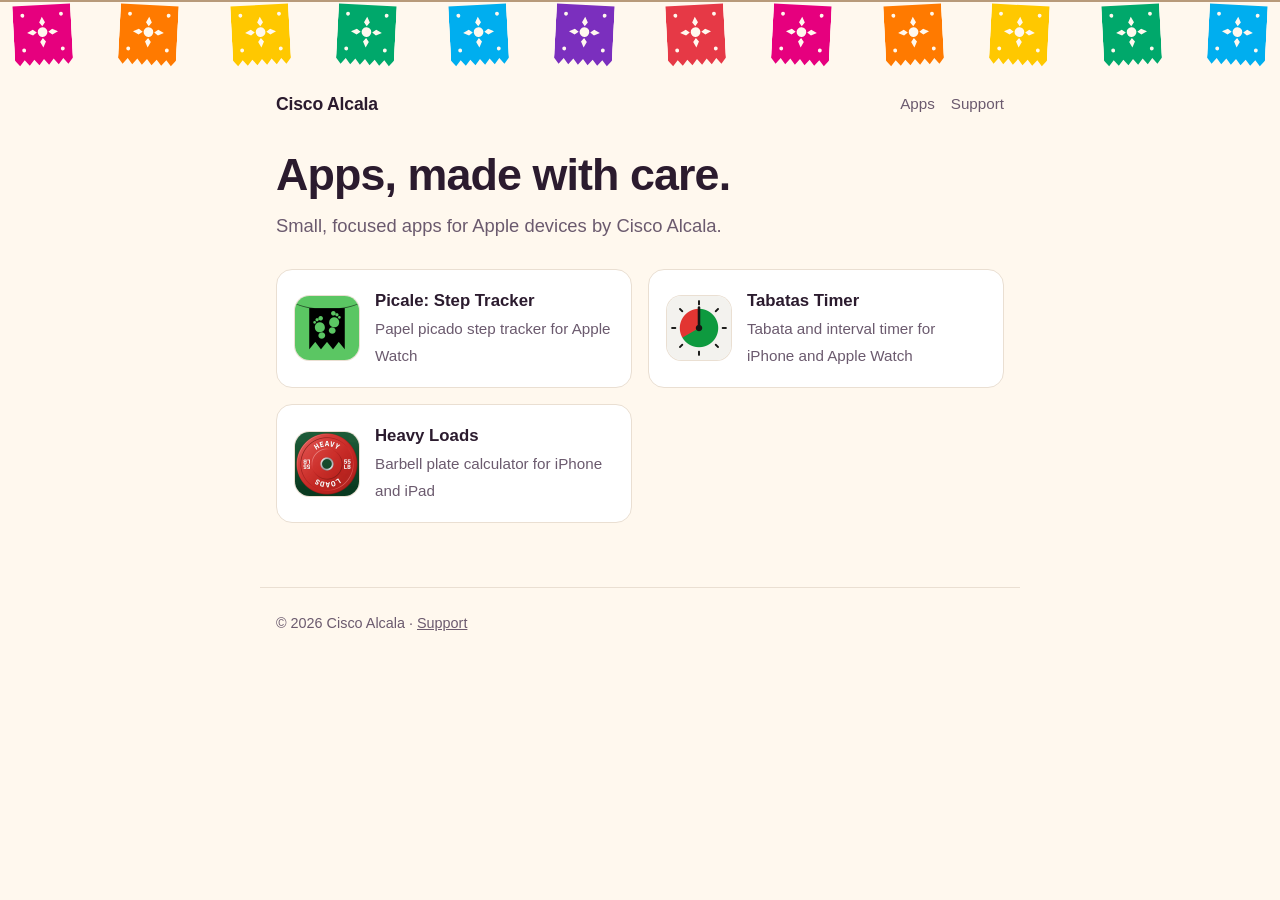
<file: index.html>
<!DOCTYPE html>
<html lang="en">
<head>
<meta charset="utf-8">
<meta name="viewport" content="width=device-width, initial-scale=1">
<title>Cisco Alcala — Apps</title>
<meta name="description" content="Apps by Cisco Alcala.">
<link rel="stylesheet" href="/styles.css?v=5">
</head>
<body>
<svg style="display:none" aria-hidden="true"><symbol id="flag" viewBox="0 0 60 64"><path fill-rule="evenodd" d="M0 0H60V56l-5 6-5-6-5 6-5-6-5 6-5-6-5 6-5-6-5 6-5-6-5 6-5-6ZM25 28a5 5 0 1 0 10 0a5 5 0 1 0-10 0ZM30 12l3 6-3 4-3-4Z M30 44l3-6-3-4-3 4Z M14 28l6-3 4 3-4 3Z M46 28l-6-3-4 3 4 3ZM8 10a2 2 0 1 0 4 0a2 2 0 1 0-4 0Z M48 10a2 2 0 1 0 4 0a2 2 0 1 0-4 0ZM8 46a2 2 0 1 0 4 0a2 2 0 1 0-4 0Z M48 46a2 2 0 1 0 4 0a2 2 0 1 0-4 0Z"/></symbol></svg>
<div class="banner" aria-hidden="true"><svg fill="#E6007E"><use href="#flag"/></svg><svg fill="#FF7A00"><use href="#flag"/></svg><svg fill="#FFC800"><use href="#flag"/></svg><svg fill="#00A86B"><use href="#flag"/></svg><svg fill="#00AEEF"><use href="#flag"/></svg><svg fill="#7B2FBE"><use href="#flag"/></svg><svg fill="#E63946"><use href="#flag"/></svg><svg fill="#E6007E"><use href="#flag"/></svg><svg fill="#FF7A00"><use href="#flag"/></svg><svg fill="#FFC800"><use href="#flag"/></svg><svg fill="#00A86B"><use href="#flag"/></svg><svg fill="#00AEEF"><use href="#flag"/></svg></div>
<header class="site">
  <a class="home" href="/">Cisco Alcala</a>
  <nav><a href="/">Apps</a><a href="/support/">Support</a></nav>
</header>
<main>

<h1>Apps, made with care.</h1>
<p class="lead">Small, focused apps for Apple devices by Cisco Alcala.</p>
<div class="apps">
  <a class="card" href="/picale/">
    <div class="icon app"><img src="/picale/icon.png" alt="" width="64" height="64"></div>
    <div><strong>Picale: Step Tracker</strong><span>Papel picado step tracker for Apple Watch</span></div>
  </a>
  <a class="card" href="/tabatas-timer/">
    <div class="icon app"><img src="/tabatas-timer/icon.png" alt="" width="64" height="64"></div>
    <div><strong>Tabatas Timer</strong><span>Tabata and interval timer for iPhone and Apple Watch</span></div>
  </a>
  <a class="card" href="/heavy-loads/">
    <div class="icon app"><img src="/heavy-loads/icon.png" alt="" width="64" height="64"></div>
    <div><strong>Heavy Loads</strong><span>Barbell plate calculator for iPhone and iPad</span></div>
  </a>
</div>
</main>
<footer>
  &copy; 2026 Cisco Alcala &middot; <a href="/support/">Support</a>
</footer>
</body>
</html>
</file>
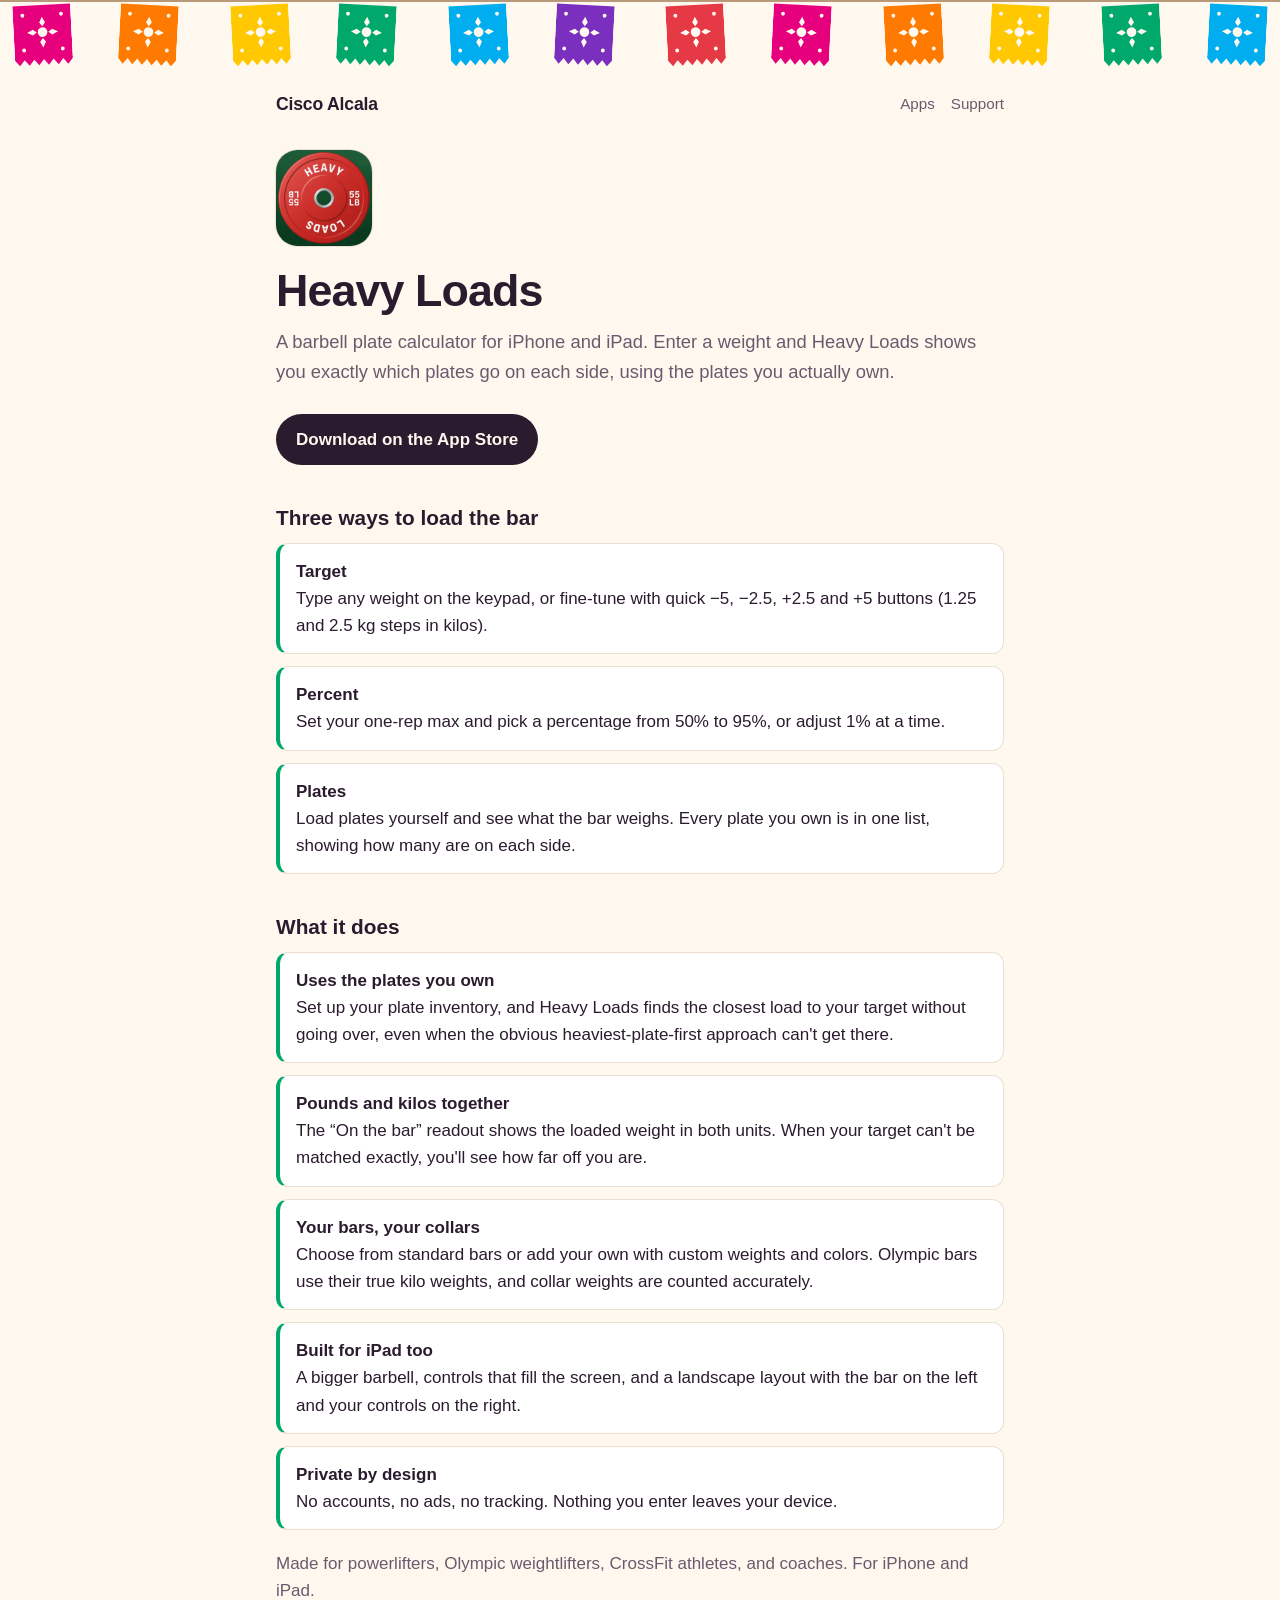
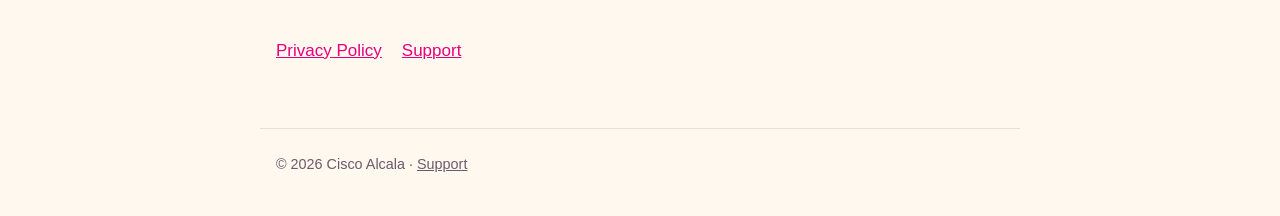
<file: heavy-loads/index.html>
<!DOCTYPE html>
<html lang="en">
<head>
<meta charset="utf-8">
<meta name="viewport" content="width=device-width, initial-scale=1">
<title>Heavy Loads: Barbell Plate Calculator for iPhone and iPad</title>
<meta name="description" content="Heavy Loads tells you exactly which plates to put on the bar, using the plates you own.">
<link rel="icon" type="image/png" href="/heavy-loads/favicon.png">
<link rel="apple-touch-icon" href="/heavy-loads/apple-touch-icon.png">
<link rel="stylesheet" href="/styles.css?v=5">
</head>
<body>
<svg style="display:none" aria-hidden="true"><symbol id="flag" viewBox="0 0 60 64"><path fill-rule="evenodd" d="M0 0H60V56l-5 6-5-6-5 6-5-6-5 6-5-6-5 6-5-6-5 6-5-6-5 6-5-6ZM25 28a5 5 0 1 0 10 0a5 5 0 1 0-10 0ZM30 12l3 6-3 4-3-4Z M30 44l3-6-3-4-3 4Z M14 28l6-3 4 3-4 3Z M46 28l-6-3-4 3 4 3ZM8 10a2 2 0 1 0 4 0a2 2 0 1 0-4 0Z M48 10a2 2 0 1 0 4 0a2 2 0 1 0-4 0ZM8 46a2 2 0 1 0 4 0a2 2 0 1 0-4 0Z M48 46a2 2 0 1 0 4 0a2 2 0 1 0-4 0Z"/></symbol></svg>
<div class="banner" aria-hidden="true"><svg fill="#E6007E"><use href="#flag"/></svg><svg fill="#FF7A00"><use href="#flag"/></svg><svg fill="#FFC800"><use href="#flag"/></svg><svg fill="#00A86B"><use href="#flag"/></svg><svg fill="#00AEEF"><use href="#flag"/></svg><svg fill="#7B2FBE"><use href="#flag"/></svg><svg fill="#E63946"><use href="#flag"/></svg><svg fill="#E6007E"><use href="#flag"/></svg><svg fill="#FF7A00"><use href="#flag"/></svg><svg fill="#FFC800"><use href="#flag"/></svg><svg fill="#00A86B"><use href="#flag"/></svg><svg fill="#00AEEF"><use href="#flag"/></svg></div>
<header class="site">
  <a class="home" href="/">Cisco Alcala</a>
  <nav><a href="/">Apps</a><a href="/support/">Support</a></nav>
</header>
<main>

<div class="icon lg app"><img src="/heavy-loads/icon.png" alt="" width="96" height="96"></div>
<h1>Heavy Loads</h1>
<p class="lead">A barbell plate calculator for iPhone and iPad. Enter a weight and Heavy Loads shows you exactly which plates go on each side, using the plates you actually own.</p>
<a class="button" href="https://apps.apple.com/us/app/heavy-loads-plate-calculator/id6747054167">Download on the App Store</a>

<h2>Three ways to load the bar</h2>
<ul class="features">
  <li><strong>Target</strong>Type any weight on the keypad, or fine-tune with quick &minus;5, &minus;2.5, +2.5 and +5 buttons (1.25 and 2.5 kg steps in kilos).</li>
  <li><strong>Percent</strong>Set your one-rep max and pick a percentage from 50% to 95%, or adjust 1% at a time.</li>
  <li><strong>Plates</strong>Load plates yourself and see what the bar weighs. Every plate you own is in one list, showing how many are on each side.</li>
</ul>

<h2>What it does</h2>
<ul class="features">
  <li><strong>Uses the plates you own</strong>Set up your plate inventory, and Heavy Loads finds the closest load to your target without going over, even when the obvious heaviest-plate-first approach can't get there.</li>
  <li><strong>Pounds and kilos together</strong>The &ldquo;On the bar&rdquo; readout shows the loaded weight in both units. When your target can't be matched exactly, you'll see how far off you are.</li>
  <li><strong>Your bars, your collars</strong>Choose from standard bars or add your own with custom weights and colors. Olympic bars use their true kilo weights, and collar weights are counted accurately.</li>
  <li><strong>Built for iPad too</strong>A bigger barbell, controls that fill the screen, and a landscape layout with the bar on the left and your controls on the right.</li>
  <li><strong>Private by design</strong>No accounts, no ads, no tracking. Nothing you enter leaves your device.</li>
</ul>

<p class="muted" style="margin-top:20px">Made for powerlifters, Olympic weightlifters, CrossFit athletes, and coaches. For iPhone and iPad.</p>

<div class="links">
  <a href="/heavy-loads/privacy/">Privacy Policy</a>
  <a href="/support/">Support</a>
</div>
</main>
<footer>
  &copy; 2026 Cisco Alcala &middot; <a href="/support/">Support</a>
</footer>
</body>
</html>
</file>
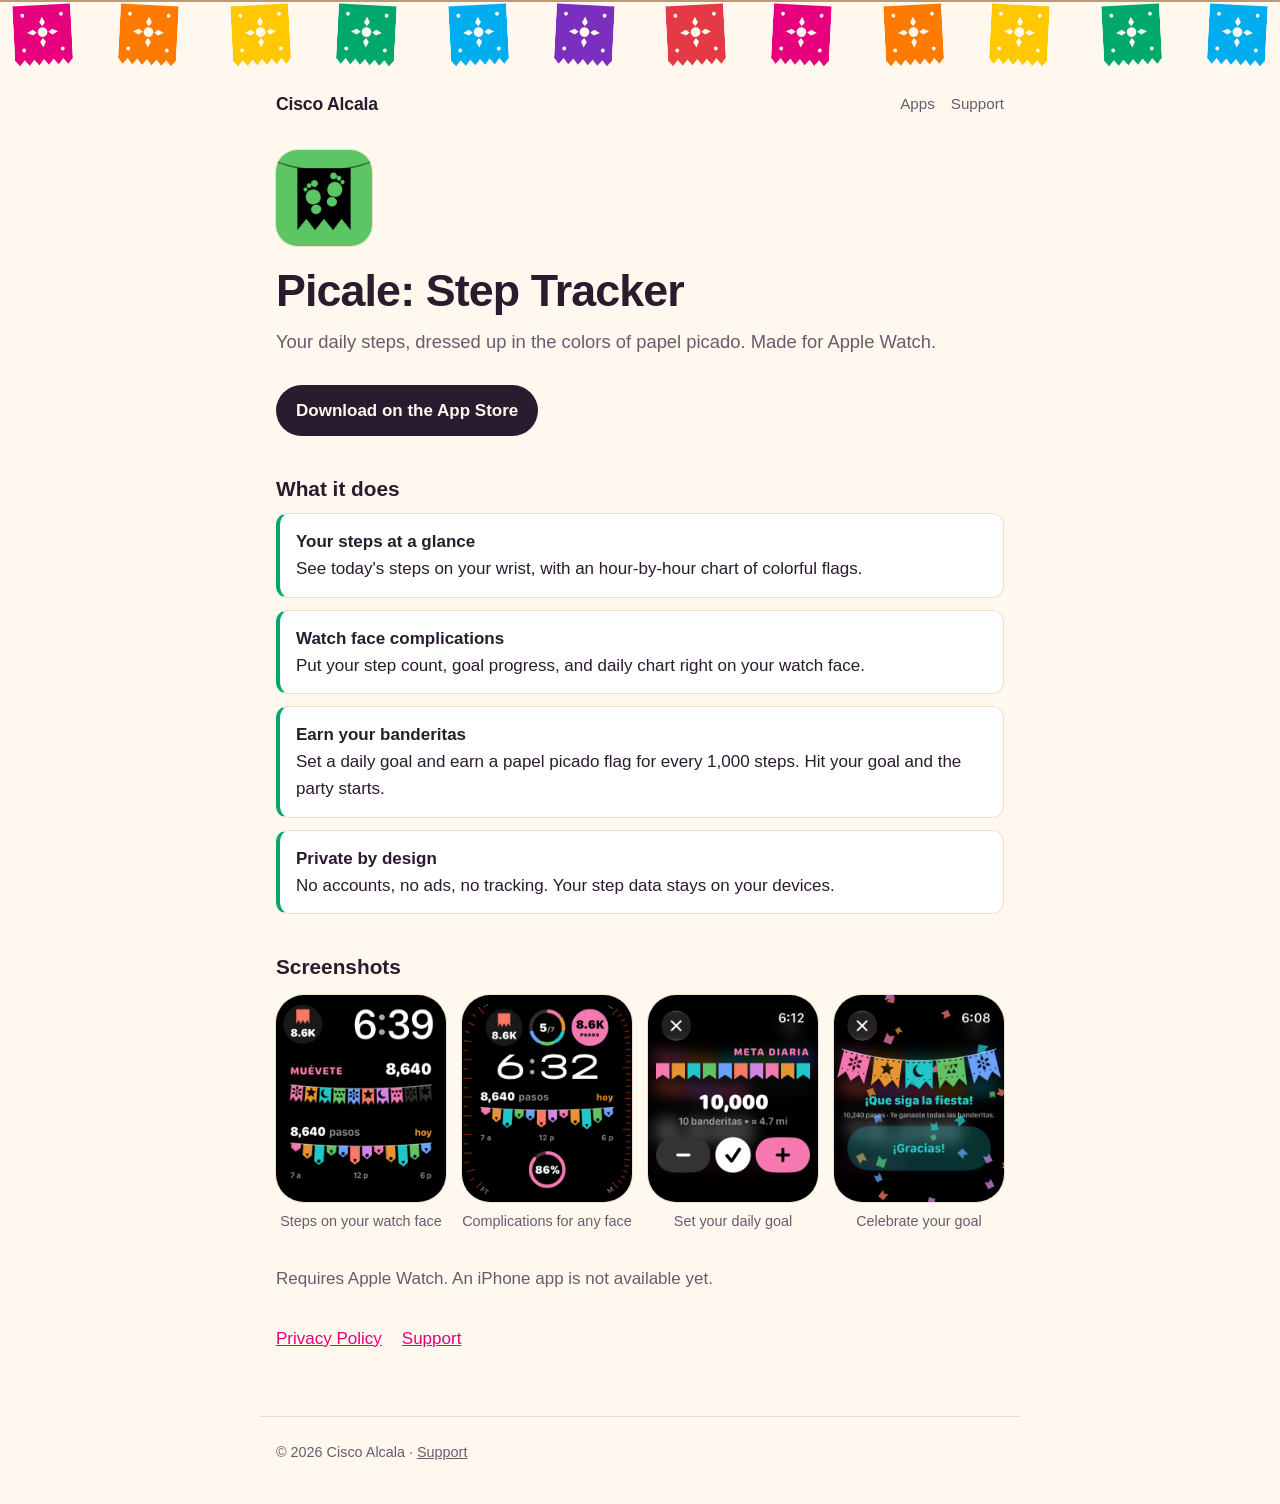
<file: picale/index.html>
<!DOCTYPE html>
<html lang="en">
<head>
<meta charset="utf-8">
<meta name="viewport" content="width=device-width, initial-scale=1">
<title>Picale: Step Tracker for Apple Watch</title>
<meta name="description" content="A papel picado themed step tracker for Apple Watch.">
<link rel="icon" type="image/png" href="/picale/favicon.png">
<link rel="apple-touch-icon" href="/picale/apple-touch-icon.png">
<link rel="stylesheet" href="/styles.css?v=5">
</head>
<body>
<svg style="display:none" aria-hidden="true"><symbol id="flag" viewBox="0 0 60 64"><path fill-rule="evenodd" d="M0 0H60V56l-5 6-5-6-5 6-5-6-5 6-5-6-5 6-5-6-5 6-5-6-5 6-5-6ZM25 28a5 5 0 1 0 10 0a5 5 0 1 0-10 0ZM30 12l3 6-3 4-3-4Z M30 44l3-6-3-4-3 4Z M14 28l6-3 4 3-4 3Z M46 28l-6-3-4 3 4 3ZM8 10a2 2 0 1 0 4 0a2 2 0 1 0-4 0Z M48 10a2 2 0 1 0 4 0a2 2 0 1 0-4 0ZM8 46a2 2 0 1 0 4 0a2 2 0 1 0-4 0Z M48 46a2 2 0 1 0 4 0a2 2 0 1 0-4 0Z"/></symbol></svg>
<div class="banner" aria-hidden="true"><svg fill="#E6007E"><use href="#flag"/></svg><svg fill="#FF7A00"><use href="#flag"/></svg><svg fill="#FFC800"><use href="#flag"/></svg><svg fill="#00A86B"><use href="#flag"/></svg><svg fill="#00AEEF"><use href="#flag"/></svg><svg fill="#7B2FBE"><use href="#flag"/></svg><svg fill="#E63946"><use href="#flag"/></svg><svg fill="#E6007E"><use href="#flag"/></svg><svg fill="#FF7A00"><use href="#flag"/></svg><svg fill="#FFC800"><use href="#flag"/></svg><svg fill="#00A86B"><use href="#flag"/></svg><svg fill="#00AEEF"><use href="#flag"/></svg></div>
<header class="site">
  <a class="home" href="/">Cisco Alcala</a>
  <nav><a href="/">Apps</a><a href="/support/">Support</a></nav>
</header>
<main>

<div class="icon lg app"><img src="/picale/icon.png" alt="" width="96" height="96"></div>
<h1>Picale: Step Tracker</h1>
<p class="lead">Your daily steps, dressed up in the colors of papel picado. Made for Apple Watch.</p>
<a class="button" href="https://apps.apple.com/us/app/picale-step-tracker/id6817136010">Download on the App Store</a>

<h2>What it does</h2>
<ul class="features">
  <li><strong>Your steps at a glance</strong>See today's steps on your wrist, with an hour-by-hour chart of colorful flags.</li>
  <li><strong>Watch face complications</strong>Put your step count, goal progress, and daily chart right on your watch face.</li>
  <li><strong>Earn your banderitas</strong>Set a daily goal and earn a papel picado flag for every 1,000 steps. Hit your goal and the party starts.</li>
  <li><strong>Private by design</strong>No accounts, no ads, no tracking. Your step data stays on your devices.</li>
</ul>

<h2>Screenshots</h2>
<div class="shots">
  <figure><img src="/picale/screenshots/face-modular.png" alt="Picale on a watch face showing 8,640 steps with a row of papel picado flags" width="211" height="257" loading="lazy"><figcaption>Steps on your watch face</figcaption></figure>
  <figure><img src="/picale/screenshots/face-complications.png" alt="Picale complications on a watch face showing steps, goal progress and an hourly flag chart" width="211" height="257" loading="lazy"><figcaption>Complications for any face</figcaption></figure>
  <figure><img src="/picale/screenshots/daily-goal.png" alt="Setting a daily goal of 10,000 steps, shown as 10 flags" width="211" height="257" loading="lazy"><figcaption>Set your daily goal</figcaption></figure>
  <figure><img src="/picale/screenshots/goal-celebration.png" alt="A celebration with confetti after reaching the daily goal" width="211" height="257" loading="lazy"><figcaption>Celebrate your goal</figcaption></figure>
</div>

<p class="muted" style="margin-top:20px">Requires Apple Watch. An iPhone app is not available yet.</p>

<div class="links">
  <a href="/picale/privacy/">Privacy Policy</a>
  <a href="/support/">Support</a>
</div>
</main>
<footer>
  &copy; 2026 Cisco Alcala &middot; <a href="/support/">Support</a>
</footer>
</body>
</html>
</file>
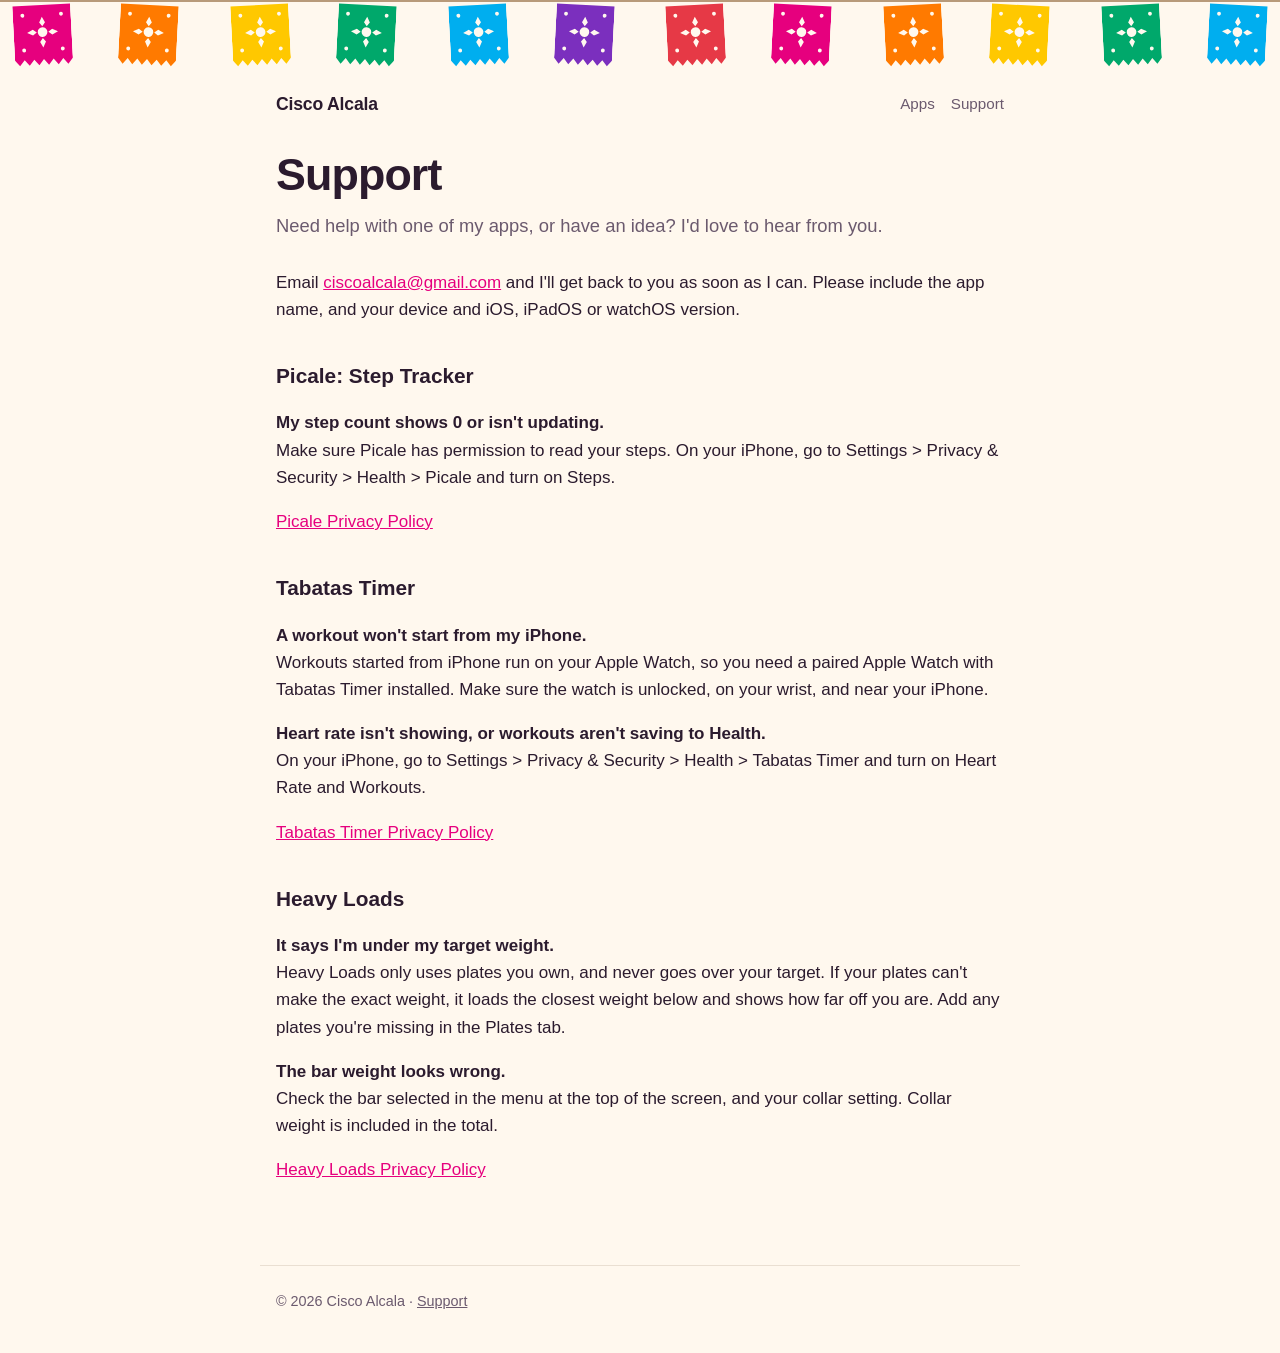
<file: support/index.html>
<!DOCTYPE html>
<html lang="en">
<head>
<meta charset="utf-8">
<meta name="viewport" content="width=device-width, initial-scale=1">
<title>Support — Cisco Alcala</title>
<meta name="description" content="Support for apps by Cisco Alcala.">
<link rel="stylesheet" href="/styles.css?v=5">
</head>
<body>
<svg style="display:none" aria-hidden="true"><symbol id="flag" viewBox="0 0 60 64"><path fill-rule="evenodd" d="M0 0H60V56l-5 6-5-6-5 6-5-6-5 6-5-6-5 6-5-6-5 6-5-6-5 6-5-6ZM25 28a5 5 0 1 0 10 0a5 5 0 1 0-10 0ZM30 12l3 6-3 4-3-4Z M30 44l3-6-3-4-3 4Z M14 28l6-3 4 3-4 3Z M46 28l-6-3-4 3 4 3ZM8 10a2 2 0 1 0 4 0a2 2 0 1 0-4 0Z M48 10a2 2 0 1 0 4 0a2 2 0 1 0-4 0ZM8 46a2 2 0 1 0 4 0a2 2 0 1 0-4 0Z M48 46a2 2 0 1 0 4 0a2 2 0 1 0-4 0Z"/></symbol></svg>
<div class="banner" aria-hidden="true"><svg fill="#E6007E"><use href="#flag"/></svg><svg fill="#FF7A00"><use href="#flag"/></svg><svg fill="#FFC800"><use href="#flag"/></svg><svg fill="#00A86B"><use href="#flag"/></svg><svg fill="#00AEEF"><use href="#flag"/></svg><svg fill="#7B2FBE"><use href="#flag"/></svg><svg fill="#E63946"><use href="#flag"/></svg><svg fill="#E6007E"><use href="#flag"/></svg><svg fill="#FF7A00"><use href="#flag"/></svg><svg fill="#FFC800"><use href="#flag"/></svg><svg fill="#00A86B"><use href="#flag"/></svg><svg fill="#00AEEF"><use href="#flag"/></svg></div>
<header class="site">
  <a class="home" href="/">Cisco Alcala</a>
  <nav><a href="/">Apps</a><a href="/support/">Support</a></nav>
</header>
<main>

<h1>Support</h1>
<p class="lead">Need help with one of my apps, or have an idea? I'd love to hear from you.</p>
<p>Email <a href="mailto:ciscoalcala@gmail.com">ciscoalcala@gmail.com</a> and I'll get back to you as soon as I can. Please include the app name, and your device and iOS, iPadOS or watchOS version.</p>

<h2>Picale: Step Tracker</h2>
<p><strong>My step count shows 0 or isn't updating.</strong><br>
Make sure Picale has permission to read your steps. On your iPhone, go to Settings &gt; Privacy &amp; Security &gt; Health &gt; Picale and turn on Steps.</p>
<p><a href="/picale/privacy/">Picale Privacy Policy</a></p>

<h2>Tabatas Timer</h2>
<p><strong>A workout won't start from my iPhone.</strong><br>
Workouts started from iPhone run on your Apple Watch, so you need a paired Apple Watch with Tabatas Timer installed. Make sure the watch is unlocked, on your wrist, and near your iPhone.</p>
<p><strong>Heart rate isn't showing, or workouts aren't saving to Health.</strong><br>
On your iPhone, go to Settings &gt; Privacy &amp; Security &gt; Health &gt; Tabatas Timer and turn on Heart Rate and Workouts.</p>
<p><a href="/tabatas-timer/privacy/">Tabatas Timer Privacy Policy</a></p>

<h2>Heavy Loads</h2>
<p><strong>It says I'm under my target weight.</strong><br>
Heavy Loads only uses plates you own, and never goes over your target. If your plates can't make the exact weight, it loads the closest weight below and shows how far off you are. Add any plates you're missing in the Plates tab.</p>
<p><strong>The bar weight looks wrong.</strong><br>
Check the bar selected in the menu at the top of the screen, and your collar setting. Collar weight is included in the total.</p>
<p><a href="/heavy-loads/privacy/">Heavy Loads Privacy Policy</a></p>
</main>
<footer>
  &copy; 2026 Cisco Alcala &middot; <a href="/support/">Support</a>
</footer>
</body>
</html>
</file>
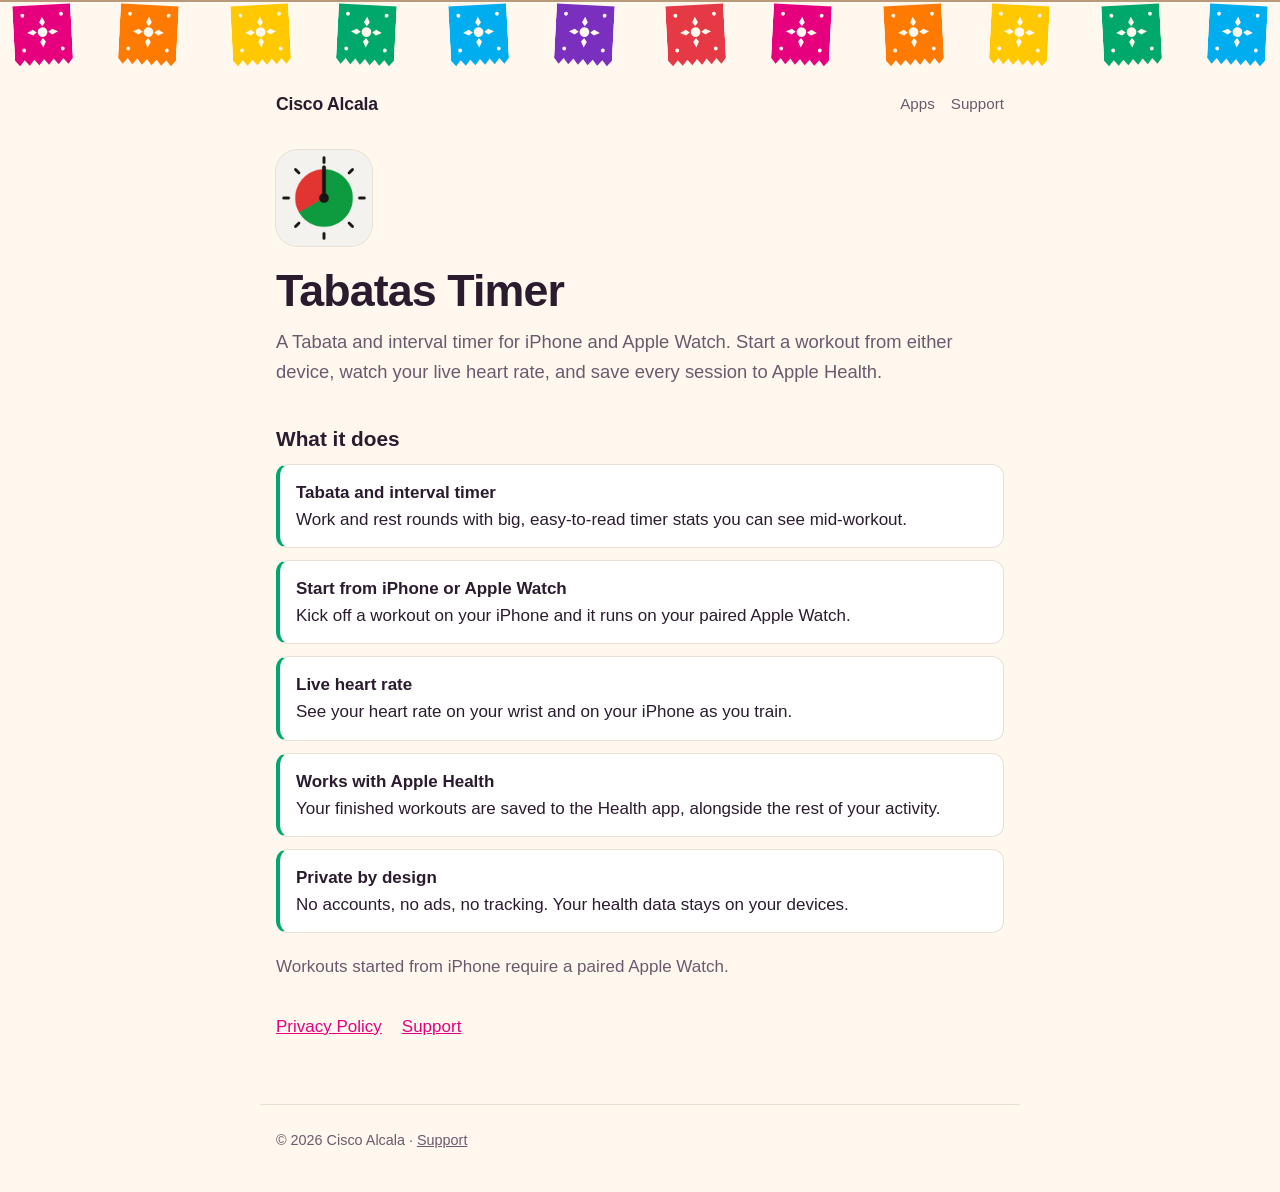
<file: tabatas-timer/index.html>
<!DOCTYPE html>
<html lang="en">
<head>
<meta charset="utf-8">
<meta name="viewport" content="width=device-width, initial-scale=1">
<title>Tabatas Timer for iPhone and Apple Watch</title>
<meta name="description" content="A Tabata and interval workout timer for iPhone and Apple Watch, with live heart rate and Apple Health support.">
<link rel="icon" type="image/png" href="/tabatas-timer/favicon.png">
<link rel="apple-touch-icon" href="/tabatas-timer/apple-touch-icon.png">
<link rel="stylesheet" href="/styles.css?v=5">
</head>
<body>
<svg style="display:none" aria-hidden="true"><symbol id="flag" viewBox="0 0 60 64"><path fill-rule="evenodd" d="M0 0H60V56l-5 6-5-6-5 6-5-6-5 6-5-6-5 6-5-6-5 6-5-6-5 6-5-6ZM25 28a5 5 0 1 0 10 0a5 5 0 1 0-10 0ZM30 12l3 6-3 4-3-4Z M30 44l3-6-3-4-3 4Z M14 28l6-3 4 3-4 3Z M46 28l-6-3-4 3 4 3ZM8 10a2 2 0 1 0 4 0a2 2 0 1 0-4 0Z M48 10a2 2 0 1 0 4 0a2 2 0 1 0-4 0ZM8 46a2 2 0 1 0 4 0a2 2 0 1 0-4 0Z M48 46a2 2 0 1 0 4 0a2 2 0 1 0-4 0Z"/></symbol></svg>
<div class="banner" aria-hidden="true"><svg fill="#E6007E"><use href="#flag"/></svg><svg fill="#FF7A00"><use href="#flag"/></svg><svg fill="#FFC800"><use href="#flag"/></svg><svg fill="#00A86B"><use href="#flag"/></svg><svg fill="#00AEEF"><use href="#flag"/></svg><svg fill="#7B2FBE"><use href="#flag"/></svg><svg fill="#E63946"><use href="#flag"/></svg><svg fill="#E6007E"><use href="#flag"/></svg><svg fill="#FF7A00"><use href="#flag"/></svg><svg fill="#FFC800"><use href="#flag"/></svg><svg fill="#00A86B"><use href="#flag"/></svg><svg fill="#00AEEF"><use href="#flag"/></svg></div>
<header class="site">
  <a class="home" href="/">Cisco Alcala</a>
  <nav><a href="/">Apps</a><a href="/support/">Support</a></nav>
</header>
<main>

<div class="icon lg app"><img src="/tabatas-timer/icon.png" alt="" width="96" height="96"></div>
<h1>Tabatas Timer</h1>
<p class="lead">A Tabata and interval timer for iPhone and Apple Watch. Start a workout from either device, watch your live heart rate, and save every session to Apple Health.</p>

<h2>What it does</h2>
<ul class="features">
  <li><strong>Tabata and interval timer</strong>Work and rest rounds with big, easy-to-read timer stats you can see mid-workout.</li>
  <li><strong>Start from iPhone or Apple Watch</strong>Kick off a workout on your iPhone and it runs on your paired Apple Watch.</li>
  <li><strong>Live heart rate</strong>See your heart rate on your wrist and on your iPhone as you train.</li>
  <li><strong>Works with Apple Health</strong>Your finished workouts are saved to the Health app, alongside the rest of your activity.</li>
  <li><strong>Private by design</strong>No accounts, no ads, no tracking. Your health data stays on your devices.</li>
</ul>

<p class="muted" style="margin-top:20px">Workouts started from iPhone require a paired Apple Watch.</p>

<div class="links">
  <a href="/tabatas-timer/privacy/">Privacy Policy</a>
  <a href="/support/">Support</a>
</div>
</main>
<footer>
  &copy; 2026 Cisco Alcala &middot; <a href="/support/">Support</a>
</footer>
</body>
</html>
</file>
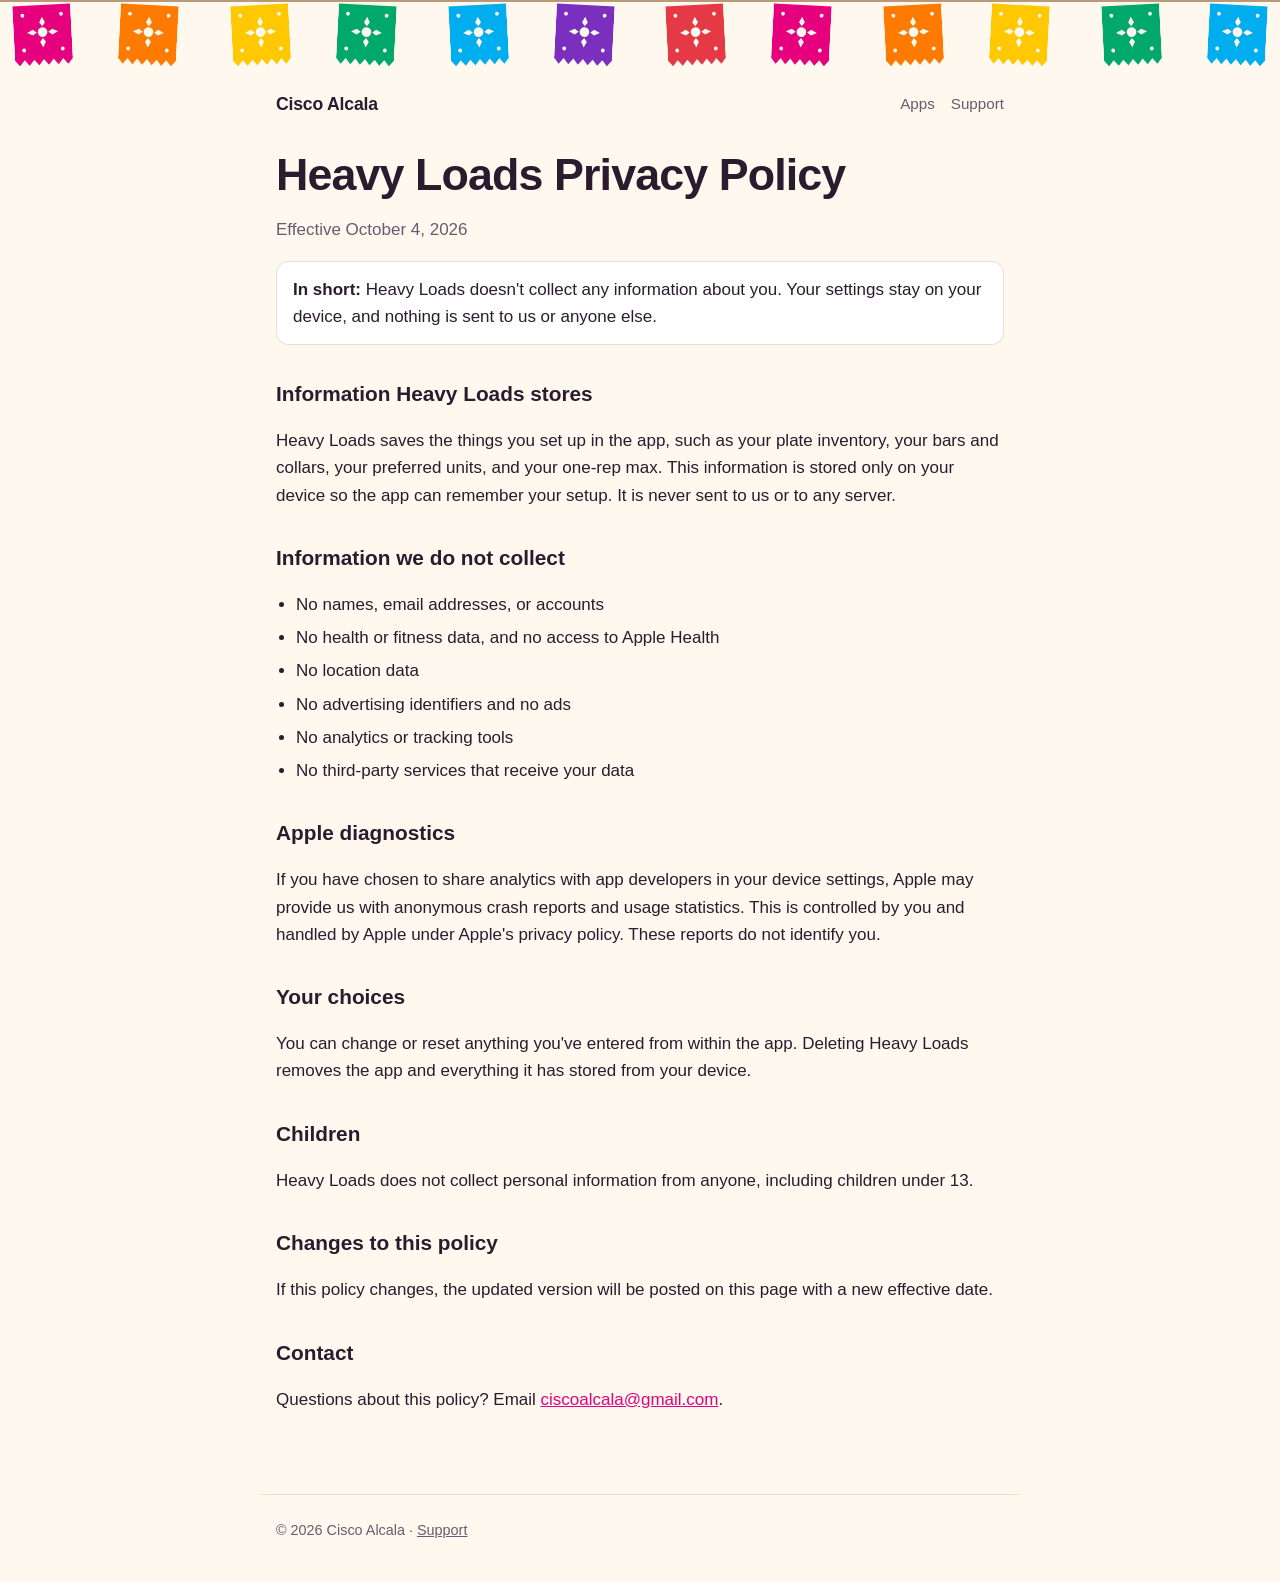
<file: heavy-loads/privacy/index.html>
<!DOCTYPE html>
<html lang="en">
<head>
<meta charset="utf-8">
<meta name="viewport" content="width=device-width, initial-scale=1">
<title>Heavy Loads Privacy Policy</title>
<meta name="description" content="Privacy policy for Heavy Loads: Plate Calculator.">
<link rel="icon" type="image/png" href="/heavy-loads/favicon.png">
<link rel="apple-touch-icon" href="/heavy-loads/apple-touch-icon.png">
<link rel="stylesheet" href="/styles.css?v=5">
</head>
<body>
<svg style="display:none" aria-hidden="true"><symbol id="flag" viewBox="0 0 60 64"><path fill-rule="evenodd" d="M0 0H60V56l-5 6-5-6-5 6-5-6-5 6-5-6-5 6-5-6-5 6-5-6-5 6-5-6ZM25 28a5 5 0 1 0 10 0a5 5 0 1 0-10 0ZM30 12l3 6-3 4-3-4Z M30 44l3-6-3-4-3 4Z M14 28l6-3 4 3-4 3Z M46 28l-6-3-4 3 4 3ZM8 10a2 2 0 1 0 4 0a2 2 0 1 0-4 0Z M48 10a2 2 0 1 0 4 0a2 2 0 1 0-4 0ZM8 46a2 2 0 1 0 4 0a2 2 0 1 0-4 0Z M48 46a2 2 0 1 0 4 0a2 2 0 1 0-4 0Z"/></symbol></svg>
<div class="banner" aria-hidden="true"><svg fill="#E6007E"><use href="#flag"/></svg><svg fill="#FF7A00"><use href="#flag"/></svg><svg fill="#FFC800"><use href="#flag"/></svg><svg fill="#00A86B"><use href="#flag"/></svg><svg fill="#00AEEF"><use href="#flag"/></svg><svg fill="#7B2FBE"><use href="#flag"/></svg><svg fill="#E63946"><use href="#flag"/></svg><svg fill="#E6007E"><use href="#flag"/></svg><svg fill="#FF7A00"><use href="#flag"/></svg><svg fill="#FFC800"><use href="#flag"/></svg><svg fill="#00A86B"><use href="#flag"/></svg><svg fill="#00AEEF"><use href="#flag"/></svg></div>
<header class="site">
  <a class="home" href="/">Cisco Alcala</a>
  <nav><a href="/">Apps</a><a href="/support/">Support</a></nav>
</header>
<main>

<article class="policy">
<h1>Heavy Loads Privacy Policy</h1>
<p class="muted">Effective October 4, 2026</p>

<p class="note"><strong>In short:</strong> Heavy Loads doesn't collect any information about you. Your settings stay on your device, and nothing is sent to us or anyone else.</p>

<h2>Information Heavy Loads stores</h2>
<p>Heavy Loads saves the things you set up in the app, such as your plate inventory, your bars and collars, your preferred units, and your one-rep max. This information is stored only on your device so the app can remember your setup. It is never sent to us or to any server.</p>

<h2>Information we do not collect</h2>
<ul>
  <li>No names, email addresses, or accounts</li>
  <li>No health or fitness data, and no access to Apple Health</li>
  <li>No location data</li>
  <li>No advertising identifiers and no ads</li>
  <li>No analytics or tracking tools</li>
  <li>No third-party services that receive your data</li>
</ul>

<h2>Apple diagnostics</h2>
<p>If you have chosen to share analytics with app developers in your device settings, Apple may provide us with anonymous crash reports and usage statistics. This is controlled by you and handled by Apple under Apple's privacy policy. These reports do not identify you.</p>

<h2>Your choices</h2>
<p>You can change or reset anything you've entered from within the app. Deleting Heavy Loads removes the app and everything it has stored from your device.</p>

<h2>Children</h2>
<p>Heavy Loads does not collect personal information from anyone, including children under 13.</p>

<h2>Changes to this policy</h2>
<p>If this policy changes, the updated version will be posted on this page with a new effective date.</p>

<h2>Contact</h2>
<p>Questions about this policy? Email <a href="mailto:ciscoalcala@gmail.com">ciscoalcala@gmail.com</a>.</p>
</article>
</main>
<footer>
  &copy; 2026 Cisco Alcala &middot; <a href="/support/">Support</a>
</footer>
</body>
</html>
</file>
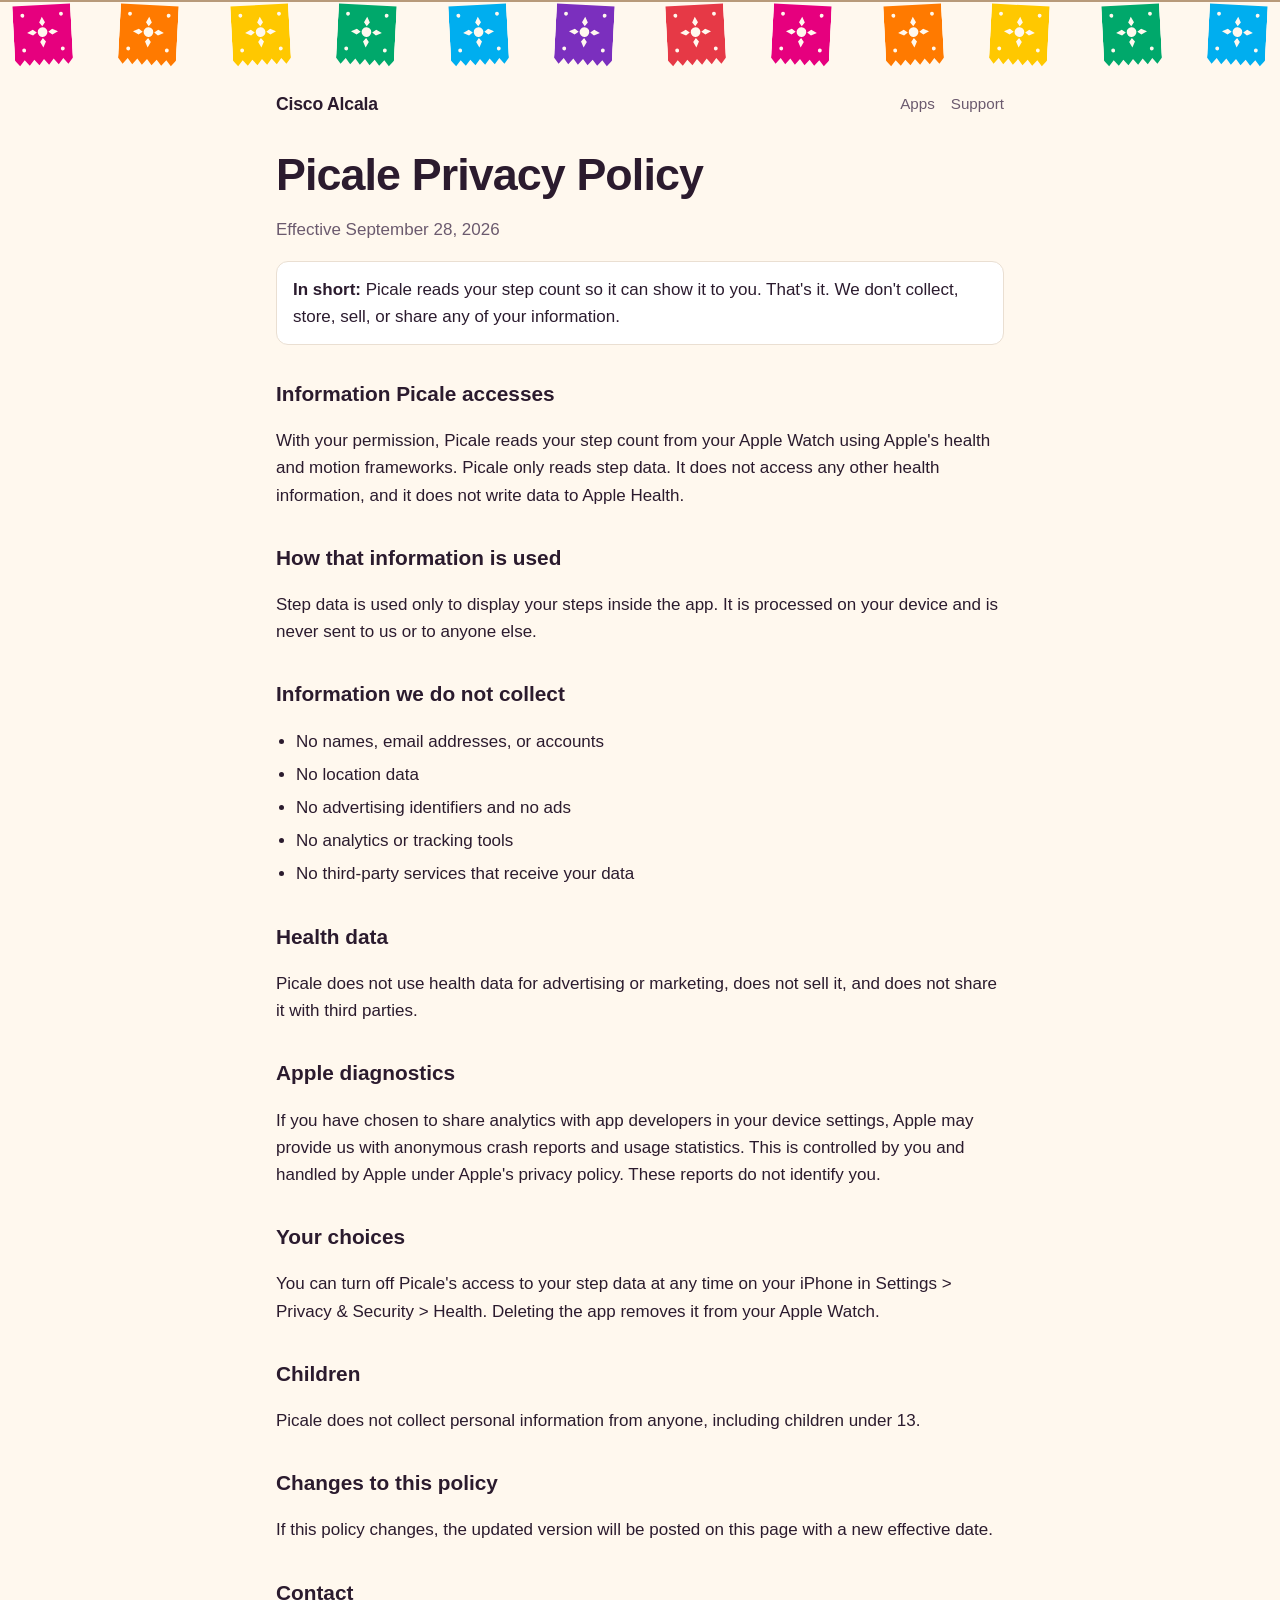
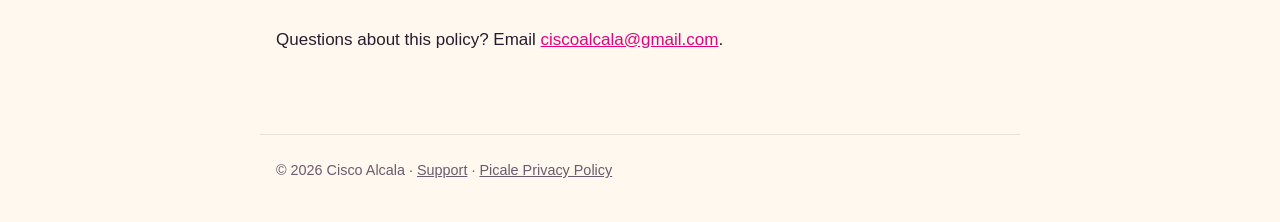
<file: picale/privacy/index.html>
<!DOCTYPE html>
<html lang="en">
<head>
<meta charset="utf-8">
<meta name="viewport" content="width=device-width, initial-scale=1">
<title>Picale Privacy Policy</title>
<meta name="description" content="Privacy policy for Picale: Step Tracker.">
<link rel="icon" type="image/png" href="/picale/favicon.png">
<link rel="apple-touch-icon" href="/picale/apple-touch-icon.png">
<link rel="stylesheet" href="/styles.css?v=2">
</head>
<body>
<svg style="display:none" aria-hidden="true"><symbol id="flag" viewBox="0 0 60 64"><path fill-rule="evenodd" d="M0 0H60V56l-5 6-5-6-5 6-5-6-5 6-5-6-5 6-5-6-5 6-5-6-5 6-5-6ZM25 28a5 5 0 1 0 10 0a5 5 0 1 0-10 0ZM30 12l3 6-3 4-3-4Z M30 44l3-6-3-4-3 4Z M14 28l6-3 4 3-4 3Z M46 28l-6-3-4 3 4 3ZM8 10a2 2 0 1 0 4 0a2 2 0 1 0-4 0Z M48 10a2 2 0 1 0 4 0a2 2 0 1 0-4 0ZM8 46a2 2 0 1 0 4 0a2 2 0 1 0-4 0Z M48 46a2 2 0 1 0 4 0a2 2 0 1 0-4 0Z"/></symbol></svg>
<div class="banner" aria-hidden="true"><svg fill="#E6007E"><use href="#flag"/></svg><svg fill="#FF7A00"><use href="#flag"/></svg><svg fill="#FFC800"><use href="#flag"/></svg><svg fill="#00A86B"><use href="#flag"/></svg><svg fill="#00AEEF"><use href="#flag"/></svg><svg fill="#7B2FBE"><use href="#flag"/></svg><svg fill="#E63946"><use href="#flag"/></svg><svg fill="#E6007E"><use href="#flag"/></svg><svg fill="#FF7A00"><use href="#flag"/></svg><svg fill="#FFC800"><use href="#flag"/></svg><svg fill="#00A86B"><use href="#flag"/></svg><svg fill="#00AEEF"><use href="#flag"/></svg></div>
<header class="site">
  <a class="home" href="/">Cisco Alcala</a>
  <nav><a href="/">Apps</a><a href="/support/">Support</a></nav>
</header>
<main>

<article class="policy">
<h1>Picale Privacy Policy</h1>
<p class="muted">Effective September 28, 2026</p>

<p class="note"><strong>In short:</strong> Picale reads your step count so it can show it to you. That's it. We don't collect, store, sell, or share any of your information.</p>

<h2>Information Picale accesses</h2>
<p>With your permission, Picale reads your step count from your Apple Watch using Apple's health and motion frameworks. Picale only reads step data. It does not access any other health information, and it does not write data to Apple Health.</p>

<h2>How that information is used</h2>
<p>Step data is used only to display your steps inside the app. It is processed on your device and is never sent to us or to anyone else.</p>

<h2>Information we do not collect</h2>
<ul>
  <li>No names, email addresses, or accounts</li>
  <li>No location data</li>
  <li>No advertising identifiers and no ads</li>
  <li>No analytics or tracking tools</li>
  <li>No third-party services that receive your data</li>
</ul>

<h2>Health data</h2>
<p>Picale does not use health data for advertising or marketing, does not sell it, and does not share it with third parties.</p>

<h2>Apple diagnostics</h2>
<p>If you have chosen to share analytics with app developers in your device settings, Apple may provide us with anonymous crash reports and usage statistics. This is controlled by you and handled by Apple under Apple's privacy policy. These reports do not identify you.</p>

<h2>Your choices</h2>
<p>You can turn off Picale's access to your step data at any time on your iPhone in Settings &gt; Privacy &amp; Security &gt; Health. Deleting the app removes it from your Apple Watch.</p>

<h2>Children</h2>
<p>Picale does not collect personal information from anyone, including children under 13.</p>

<h2>Changes to this policy</h2>
<p>If this policy changes, the updated version will be posted on this page with a new effective date.</p>

<h2>Contact</h2>
<p>Questions about this policy? Email <a href="mailto:ciscoalcala@gmail.com">ciscoalcala@gmail.com</a>.</p>
</article>
</main>
<footer>
  &copy; 2026 Cisco Alcala &middot; <a href="/support/">Support</a> &middot; <a href="/picale/privacy/">Picale Privacy Policy</a>
</footer>
</body>
</html>
</file>
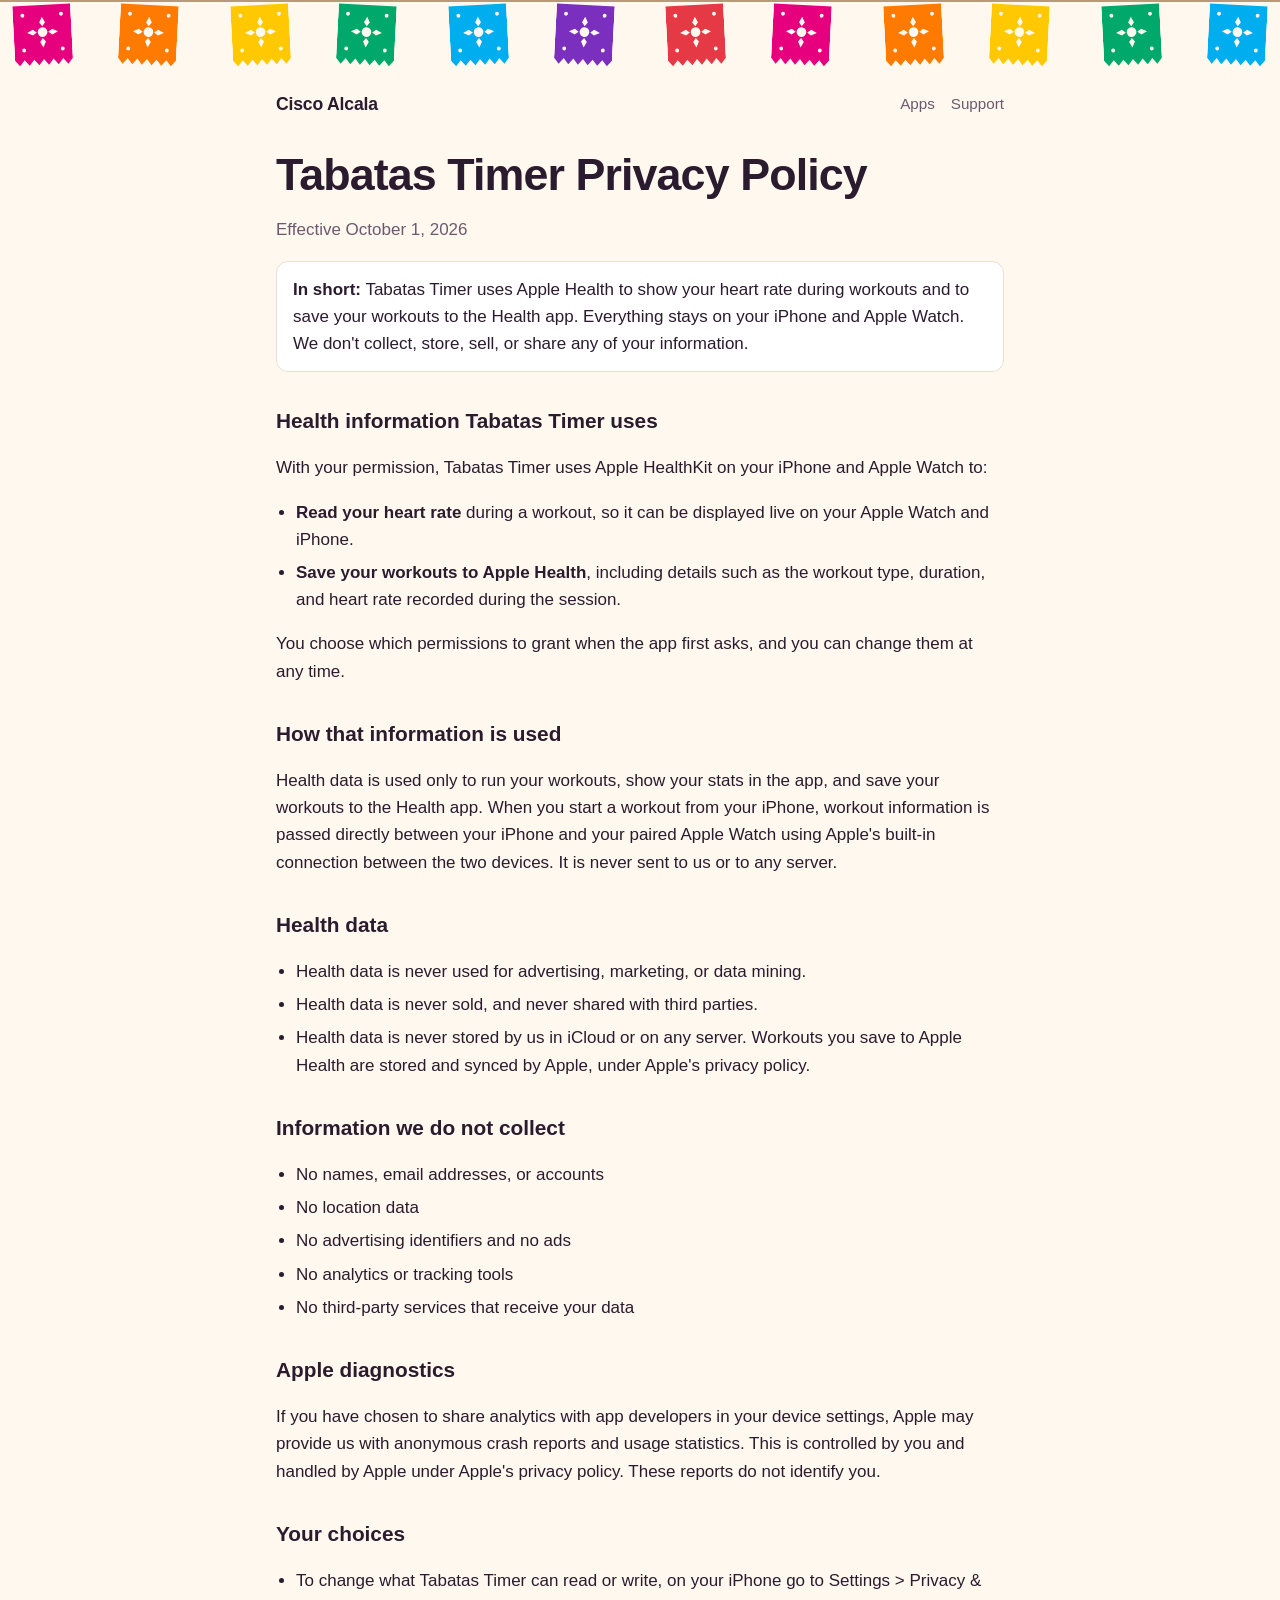
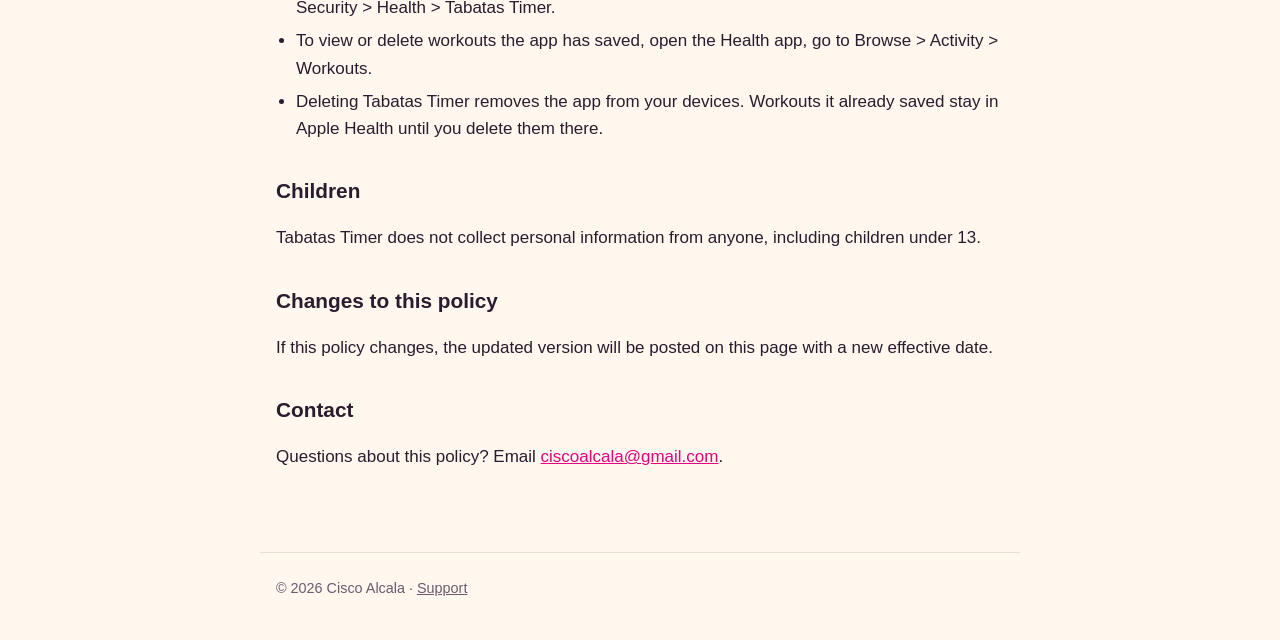
<file: tabatas-timer/privacy/index.html>
<!DOCTYPE html>
<html lang="en">
<head>
<meta charset="utf-8">
<meta name="viewport" content="width=device-width, initial-scale=1">
<title>Tabatas Timer Privacy Policy</title>
<meta name="description" content="Privacy policy for Tabatas Timer.">
<link rel="icon" type="image/png" href="/tabatas-timer/favicon.png">
<link rel="apple-touch-icon" href="/tabatas-timer/apple-touch-icon.png">
<link rel="stylesheet" href="/styles.css?v=5">
</head>
<body>
<svg style="display:none" aria-hidden="true"><symbol id="flag" viewBox="0 0 60 64"><path fill-rule="evenodd" d="M0 0H60V56l-5 6-5-6-5 6-5-6-5 6-5-6-5 6-5-6-5 6-5-6-5 6-5-6ZM25 28a5 5 0 1 0 10 0a5 5 0 1 0-10 0ZM30 12l3 6-3 4-3-4Z M30 44l3-6-3-4-3 4Z M14 28l6-3 4 3-4 3Z M46 28l-6-3-4 3 4 3ZM8 10a2 2 0 1 0 4 0a2 2 0 1 0-4 0Z M48 10a2 2 0 1 0 4 0a2 2 0 1 0-4 0ZM8 46a2 2 0 1 0 4 0a2 2 0 1 0-4 0Z M48 46a2 2 0 1 0 4 0a2 2 0 1 0-4 0Z"/></symbol></svg>
<div class="banner" aria-hidden="true"><svg fill="#E6007E"><use href="#flag"/></svg><svg fill="#FF7A00"><use href="#flag"/></svg><svg fill="#FFC800"><use href="#flag"/></svg><svg fill="#00A86B"><use href="#flag"/></svg><svg fill="#00AEEF"><use href="#flag"/></svg><svg fill="#7B2FBE"><use href="#flag"/></svg><svg fill="#E63946"><use href="#flag"/></svg><svg fill="#E6007E"><use href="#flag"/></svg><svg fill="#FF7A00"><use href="#flag"/></svg><svg fill="#FFC800"><use href="#flag"/></svg><svg fill="#00A86B"><use href="#flag"/></svg><svg fill="#00AEEF"><use href="#flag"/></svg></div>
<header class="site">
  <a class="home" href="/">Cisco Alcala</a>
  <nav><a href="/">Apps</a><a href="/support/">Support</a></nav>
</header>
<main>

<article class="policy">
<h1>Tabatas Timer Privacy Policy</h1>
<p class="muted">Effective October 1, 2026</p>

<p class="note"><strong>In short:</strong> Tabatas Timer uses Apple Health to show your heart rate during workouts and to save your workouts to the Health app. Everything stays on your iPhone and Apple Watch. We don't collect, store, sell, or share any of your information.</p>

<h2>Health information Tabatas Timer uses</h2>
<p>With your permission, Tabatas Timer uses Apple HealthKit on your iPhone and Apple Watch to:</p>
<ul>
  <li><strong>Read your heart rate</strong> during a workout, so it can be displayed live on your Apple Watch and iPhone.</li>
  <li><strong>Save your workouts to Apple Health</strong>, including details such as the workout type, duration, and heart rate recorded during the session.</li>
</ul>
<p>You choose which permissions to grant when the app first asks, and you can change them at any time.</p>

<h2>How that information is used</h2>
<p>Health data is used only to run your workouts, show your stats in the app, and save your workouts to the Health app. When you start a workout from your iPhone, workout information is passed directly between your iPhone and your paired Apple Watch using Apple's built-in connection between the two devices. It is never sent to us or to any server.</p>

<h2>Health data</h2>
<ul>
  <li>Health data is never used for advertising, marketing, or data mining.</li>
  <li>Health data is never sold, and never shared with third parties.</li>
  <li>Health data is never stored by us in iCloud or on any server. Workouts you save to Apple Health are stored and synced by Apple, under Apple's privacy policy.</li>
</ul>

<h2>Information we do not collect</h2>
<ul>
  <li>No names, email addresses, or accounts</li>
  <li>No location data</li>
  <li>No advertising identifiers and no ads</li>
  <li>No analytics or tracking tools</li>
  <li>No third-party services that receive your data</li>
</ul>

<h2>Apple diagnostics</h2>
<p>If you have chosen to share analytics with app developers in your device settings, Apple may provide us with anonymous crash reports and usage statistics. This is controlled by you and handled by Apple under Apple's privacy policy. These reports do not identify you.</p>

<h2>Your choices</h2>
<ul>
  <li>To change what Tabatas Timer can read or write, on your iPhone go to Settings &gt; Privacy &amp; Security &gt; Health &gt; Tabatas Timer.</li>
  <li>To view or delete workouts the app has saved, open the Health app, go to Browse &gt; Activity &gt; Workouts.</li>
  <li>Deleting Tabatas Timer removes the app from your devices. Workouts it already saved stay in Apple Health until you delete them there.</li>
</ul>

<h2>Children</h2>
<p>Tabatas Timer does not collect personal information from anyone, including children under 13.</p>

<h2>Changes to this policy</h2>
<p>If this policy changes, the updated version will be posted on this page with a new effective date.</p>

<h2>Contact</h2>
<p>Questions about this policy? Email <a href="mailto:ciscoalcala@gmail.com">ciscoalcala@gmail.com</a>.</p>
</article>
</main>
<footer>
  &copy; 2026 Cisco Alcala &middot; <a href="/support/">Support</a>
</footer>
</body>
</html>
</file>
<file: styles.css>
:root {
  --bg: #FFF8EE;
  --surface: #FFFFFF;
  --text: #2B1B2E;
  --muted: #6B5A6E;
  --line: #EADFD2;
  --accent: #E6007E;
  --accent-2: #00A86B;
  --string: #B89A7A;
  --radius: 16px;
  --max: 760px;
}
@media (prefers-color-scheme: dark) {
  :root {
    --bg: #1C1320;
    --surface: #271C2C;
    --text: #F6EEF4;
    --muted: #BFAFC2;
    --line: #3A2C40;
    --accent: #FF4FA8;
    --accent-2: #3DDC97;
    --string: #7C6A58;
  }
}

* { box-sizing: border-box; }
html { -webkit-text-size-adjust: 100%; }
body {
  margin: 0;
  background: var(--bg);
  color: var(--text);
  font: 17px/1.6 -apple-system, BlinkMacSystemFont, "Segoe UI", Roboto, Helvetica, Arial, sans-serif;
}
a { color: var(--accent); }
a:hover { text-decoration-thickness: 2px; }

/* Papel picado banner */
.banner {
  display: flex;
  justify-content: space-between;
  gap: 4px;
  padding: 0 12px;
  border-top: 2px solid var(--string);
  overflow: hidden;
}
.banner svg { width: 44px; height: 52px; flex: 0 0 auto; transform-origin: top center; }
.banner svg:nth-child(odd) { transform: rotate(-3deg); }
.banner svg:nth-child(even) { transform: rotate(3deg); }
@media (min-width: 640px) { .banner svg { width: 58px; height: 68px; } }

header.site {
  max-width: var(--max);
  margin: 0 auto;
  padding: 20px 16px 0;
  display: flex;
  align-items: center;
  justify-content: space-between;
}
header.site a.home {
  font-weight: 800;
  font-size: 1.1rem;
  color: var(--text);
  text-decoration: none;
  letter-spacing: -0.01em;
}
header.site nav a { color: var(--muted); text-decoration: none; margin-left: 16px; font-size: 0.95rem; }
header.site nav a:hover { color: var(--accent); }

main {
  max-width: var(--max);
  margin: 0 auto;
  padding: 32px 16px 64px;
}
h1 { font-size: clamp(2rem, 6vw, 2.8rem); line-height: 1.1; letter-spacing: -0.02em; margin: 0 0 12px; }
h2 { font-size: 1.3rem; margin: 36px 0 8px; }
p.lead { font-size: 1.15rem; color: var(--muted); margin: 0 0 28px; }
.muted { color: var(--muted); }

/* App cards */
.apps { display: grid; gap: 16px; grid-template-columns: repeat(auto-fill, minmax(260px, 1fr)); }
.card {
  display: flex;
  gap: 16px;
  align-items: center;
  padding: 18px;
  background: var(--surface);
  border: 1px solid var(--line);
  border-radius: var(--radius);
  text-decoration: none;
  color: var(--text);
  transition: transform .15s ease, border-color .15s ease;
}
.card:hover { transform: translateY(-2px); border-color: var(--accent); }
.card strong { display: block; font-size: 1.05rem; }
.card span { color: var(--muted); font-size: 0.95rem; }

.icon {
  width: 64px; height: 64px; flex: 0 0 auto;
  border-radius: 16px;
  background: linear-gradient(135deg, #E6007E, #FF7A00);
  display: grid; place-items: center;
}
.icon svg { width: 34px; height: 40px; }
.icon.lg { width: 96px; height: 96px; border-radius: 22px; margin-bottom: 20px; }
.icon.lg svg { width: 52px; height: 60px; }

/* Features */
.features { list-style: none; padding: 0; margin: 0; display: grid; gap: 12px; }
.features li {
  padding: 14px 16px;
  background: var(--surface);
  border: 1px solid var(--line);
  border-left: 4px solid var(--accent-2);
  border-radius: 12px;
}
.features strong { display: block; }

.button {
  display: inline-block;
  padding: 12px 20px;
  border-radius: 999px;
  background: var(--text);
  color: var(--bg);
  text-decoration: none;
  font-weight: 600;
}
.button.soon { background: transparent; color: var(--muted); border: 1px dashed var(--muted); cursor: default; }
.links { margin-top: 32px; display: flex; flex-wrap: wrap; gap: 20px; }

/* Policy text */
.policy h2 { margin-top: 32px; }
.policy ul { padding-left: 20px; }
.policy li { margin-bottom: 6px; }
.note {
  padding: 14px 16px;
  background: var(--surface);
  border: 1px solid var(--line);
  border-radius: 12px;
}

footer {
  max-width: var(--max);
  margin: 0 auto;
  padding: 24px 16px 40px;
  border-top: 1px solid var(--line);
  color: var(--muted);
  font-size: 0.9rem;
}
footer a { color: var(--muted); }

/* Real app icons */
.icon.app { background: none; }
.icon img { width: 100%; height: 100%; display: block; border-radius: 22.5%; box-shadow: 0 0 0 1px var(--line); }

/* Screenshots */
.shots { display: flex; gap: 16px; overflow-x: auto; scroll-snap-type: x mandatory; scroll-padding: 0 16px; padding: 4px 0 12px; margin: 0 -16px; padding-left: 16px; padding-right: 16px; }
.shots figure { margin: 0; flex: 0 0 200px; scroll-snap-align: start; }
.shots img { width: 100%; height: auto; display: block; border-radius: 28px; background: #000; box-shadow: 0 0 0 1px var(--line); }
@media (min-width: 700px) {
  .shots { display: grid; grid-template-columns: repeat(4, 1fr); overflow: visible; margin: 0; padding: 4px 0 12px; }
  .shots figure { flex: none; }
}
.shots figcaption { margin-top: 8px; font-size: 0.9rem; color: var(--muted); text-align: center; }
</file>
